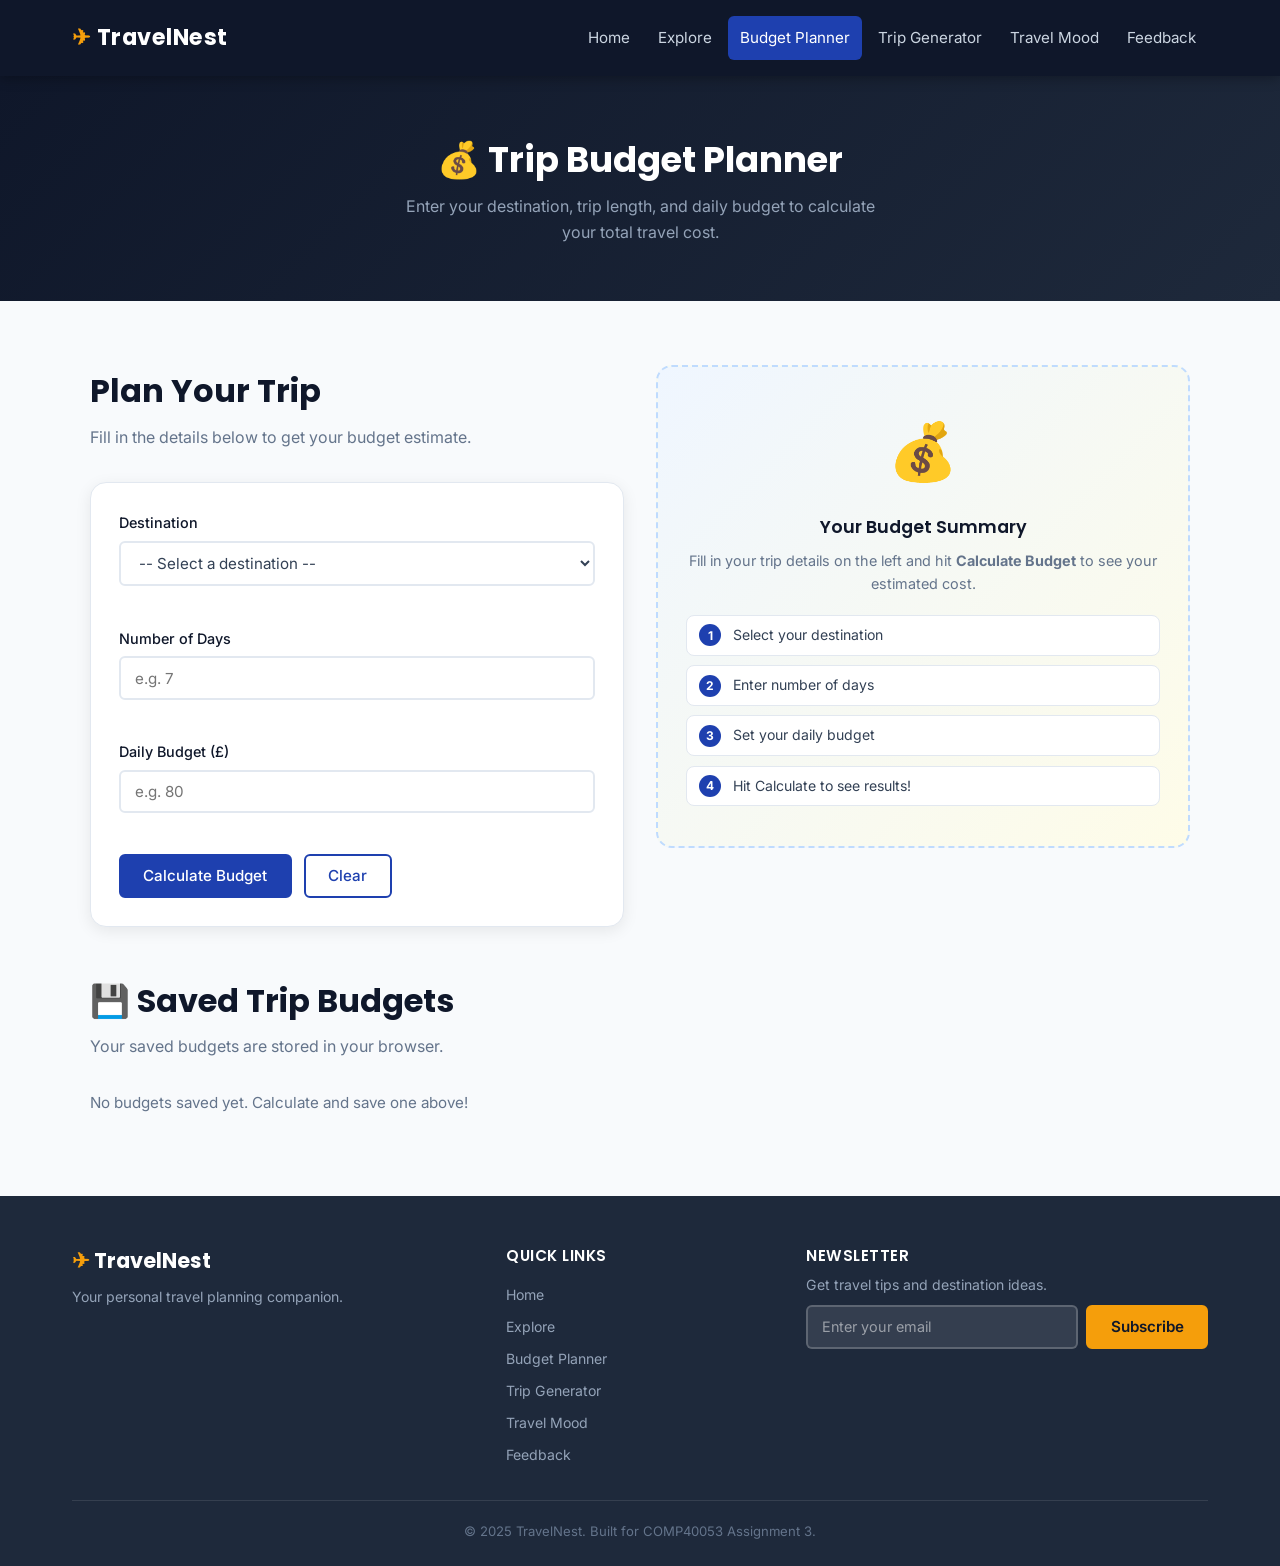
<file: budget.html>
<!DOCTYPE html>
<html lang="en">
<head>
    <meta charset="UTF-8">
    <meta name="viewport" content="width=device-width, initial-scale=1.0">
    <meta name="description" content="TravelNest Trip Budget Planner - Calculate your estimated trip cost and see if your budget is low, moderate, or luxury.">
    <title>Budget Planner - TravelNest</title>

    <link rel="icon" type="image/svg+xml" href="images/favicon.svg">
    <link rel="manifest" href="manifest.json">
    <meta name="theme-color" content="#1e40af">

    <link rel="preconnect" href="https://fonts.googleapis.com">
    <link rel="preconnect" href="https://fonts.gstatic.com" crossorigin>
    <link href="https://fonts.googleapis.com/css2?family=Poppins:wght@400;600;700&family=Inter:wght@400;500&display=swap" rel="stylesheet">
    <link rel="stylesheet" href="css/style.css">
</head>
<body>

    <a href="#main-content" class="skip-link">Skip to main content</a>

    <!-- ===================== NAVIGATION ===================== -->
    <header class="header">
        <nav class="navbar" aria-label="Main navigation">
            <a href="index.html" class="nav-logo" aria-label="TravelNest - Go to home page">
                <span aria-hidden="true">&#9992;</span> TravelNest
            </a>
            <button class="hamburger" id="hamburger" type="button"
                    aria-label="Toggle navigation menu"
                    aria-expanded="false"
                    aria-controls="nav-links">
                <span class="bar"></span>
                <span class="bar"></span>
                <span class="bar"></span>
            </button>
            <ul class="nav-links" id="nav-links" role="list">
                <li><a href="index.html">Home</a></li>
                <li><a href="destinations.html">Explore</a></li>
                <li><a href="budget.html" class="active" aria-current="page">Budget Planner</a></li>
                <li><a href="generator.html">Trip Generator</a></li>
                <li><a href="mood.html">Travel Mood</a></li>
                <li><a href="feedback.html">Feedback</a></li>
            </ul>
        </nav>
    </header>

    <!-- ===================== MAIN CONTENT ===================== -->
    <main id="main-content">

        <section class="page-hero" aria-label="Budget Planner banner">
            <h1>&#128176; Trip Budget Planner</h1>
            <p>Enter your destination, trip length, and daily budget to calculate your total travel cost.</p>
        </section>

        <section class="section" aria-labelledby="budget-heading">
            <div class="container">
                <div class="two-col-layout">

                    <!-- Budget Input Form -->
                    <div>
                        <h2 id="budget-heading" class="section-title">Plan Your Trip</h2>
                        <p class="section-subtitle">Fill in the details below to get your budget estimate.</p>

                        <div class="budget-form-card reveal">
                            <form id="budget-form" novalidate aria-label="Trip budget form">

                                <div class="form-group">
                                    <label class="form-label" for="budget-destination">Destination</label>
                                    <select class="form-control" id="budget-destination" name="destination" required aria-required="true">
                                        <option value="">-- Select a destination --</option>
                                    </select>
                                    <p class="form-message error-msg" id="err-destination" aria-live="polite"></p>
                                </div>

                                <div class="form-group">
                                    <label class="form-label" for="budget-days">Number of Days</label>
                                    <input class="form-control" type="number"
                                           id="budget-days" name="days"
                                           placeholder="e.g. 7"
                                           min="1" max="365"
                                           required aria-required="true">
                                    <p class="form-message error-msg" id="err-days" aria-live="polite"></p>
                                </div>

                                <div class="form-group">
                                    <label class="form-label" for="budget-daily">Daily Budget (£)</label>
                                    <input class="form-control" type="number"
                                           id="budget-daily" name="daily"
                                           placeholder="e.g. 80"
                                           min="1"
                                           required aria-required="true">
                                    <p class="form-message error-msg" id="err-daily" aria-live="polite"></p>
                                </div>

                                <div style="display: flex; gap: 0.75rem; flex-wrap: wrap;">
                                    <button type="submit" class="btn btn-primary">Calculate Budget</button>
                                    <button type="button" class="btn btn-outline" id="clear-btn">Clear</button>
                                </div>

                            </form>
                        </div>
                    </div>

                    <!-- Results Section (hidden until form is submitted) -->
                    <div>
                        <!-- Placeholder shown before form is submitted -->
                        <div class="budget-placeholder" id="budget-placeholder">
                            <span class="budget-placeholder-icon">&#128176;</span>
                            <h3>Your Budget Summary</h3>
                            <p>Fill in your trip details on the left and hit <strong>Calculate Budget</strong> to see your estimated cost.</p>
                            <div class="budget-placeholder-steps">
                                <div class="budget-placeholder-step">
                                    <span>1</span>
                                    <span>Select your destination</span>
                                </div>
                                <div class="budget-placeholder-step">
                                    <span>2</span>
                                    <span>Enter number of days</span>
                                </div>
                                <div class="budget-placeholder-step">
                                    <span>3</span>
                                    <span>Set your daily budget</span>
                                </div>
                                <div class="budget-placeholder-step">
                                    <span>4</span>
                                    <span>Hit Calculate to see results!</span>
                                </div>
                            </div>
                        </div>

                        <div class="budget-results" id="budget-results" aria-live="polite" aria-atomic="true">
                            <h3 style="font-family: var(--font-heading); font-size: 1rem; color: var(--text-light); margin-bottom: 0.25rem; font-weight: 500;">Estimated Total Trip Cost</h3>
                            <p class="result-total" id="result-total">£0</p>
                            <span class="budget-status-badge" id="budget-status-badge">-</span>

                            <p style="font-size: 0.9rem; color: var(--text-light); margin-bottom: 0.25rem;">Budget level indicator:</p>
                            <div class="progress-bar-wrap" role="progressbar" aria-valuemin="0" aria-valuemax="100" aria-valuenow="0" aria-label="Budget level progress bar" id="progress-bar-wrap">
                                <div class="progress-bar-fill" id="progress-bar-fill"></div>
                            </div>

                            <p style="font-size: 0.85rem; color: var(--text-light); margin-bottom: 1.25rem;" id="result-breakdown"></p>

                            <button type="button" class="btn btn-accent" id="save-budget-btn">&#128190; Save This Budget</button>
                        </div>
                    </div>

                </div>

                <!-- Saved Budgets Section -->
                <div style="margin-top: 3rem; max-width: 1100px; margin-left: auto; margin-right: auto;">
                    <h2 class="section-title reveal">&#128190; Saved Trip Budgets</h2>
                    <p class="section-subtitle">Your saved budgets are stored in your browser.</p>
                    <div id="saved-budgets-container">
                        <p id="no-saved-msg" style="color: var(--text-light); font-size: 0.95rem;">No budgets saved yet. Calculate and save one above!</p>
                        <div class="saved-budgets-list" id="saved-budgets-list"></div>
                    </div>
                    <button type="button" class="btn btn-outline btn-sm mt-2" id="clear-all-budgets-btn" style="display: none;">Clear All Saved Budgets</button>
                </div>

            </div>
        </section>

    </main>

    <!-- ===================== FOOTER ===================== -->
    <footer class="footer">
        <div class="container">
            <div class="footer-grid">
                <div class="footer-brand">
                    <a href="index.html" class="footer-logo"><span aria-hidden="true">&#9992;</span> TravelNest</a>
                    <p>Your personal travel planning companion.</p>
                </div>
                <nav class="footer-nav" aria-label="Footer navigation">
                    <h3 class="footer-heading">Quick Links</h3>
                    <ul role="list">
                        <li><a href="index.html">Home</a></li>
                        <li><a href="destinations.html">Explore</a></li>
                        <li><a href="budget.html">Budget Planner</a></li>
                        <li><a href="generator.html">Trip Generator</a></li>
                        <li><a href="mood.html">Travel Mood</a></li>
                        <li><a href="feedback.html">Feedback</a></li>
                    </ul>
                </nav>
                <div class="footer-newsletter">
                    <h3 class="footer-heading">Newsletter</h3>
                    <p>Get travel tips and destination ideas.</p>
                    <form id="newsletter-form" novalidate aria-label="Newsletter subscription form">
                        <div class="newsletter-group">
                            <label for="newsletter-email" class="visually-hidden">Email address for newsletter</label>
                            <input type="email" id="newsletter-email" name="newsletter-email" placeholder="Enter your email" autocomplete="email" required>
                            <button type="submit" class="btn btn-accent">Subscribe</button>
                        </div>
                        <p id="newsletter-msg" class="form-message" aria-live="polite" aria-atomic="true"></p>
                    </form>
                </div>
            </div>
            <div class="footer-bottom">
                <p>&copy; 2025 TravelNest. Built for COMP40053 Assignment 3.</p>
            </div>
        </div>
    </footer>

    <script src="js/data.js"></script>
    <script src="js/utils.js"></script>
    <script src="js/budget.js"></script>
    <script>
        /* Hide placeholder when results are shown, restore on clear */
        document.addEventListener('DOMContentLoaded', function() {
            var form = document.getElementById('budget-form');
            var clearBtn = document.getElementById('clear-btn');
            var placeholder = document.getElementById('budget-placeholder');
            if (form) {
                form.addEventListener('submit', function() {
                    if (placeholder) placeholder.style.display = 'none';
                });
            }
            if (clearBtn) {
                clearBtn.addEventListener('click', function() {
                    if (placeholder) placeholder.style.display = 'block';
                });
            }
        });
    </script>

</body>
</html>
</file>
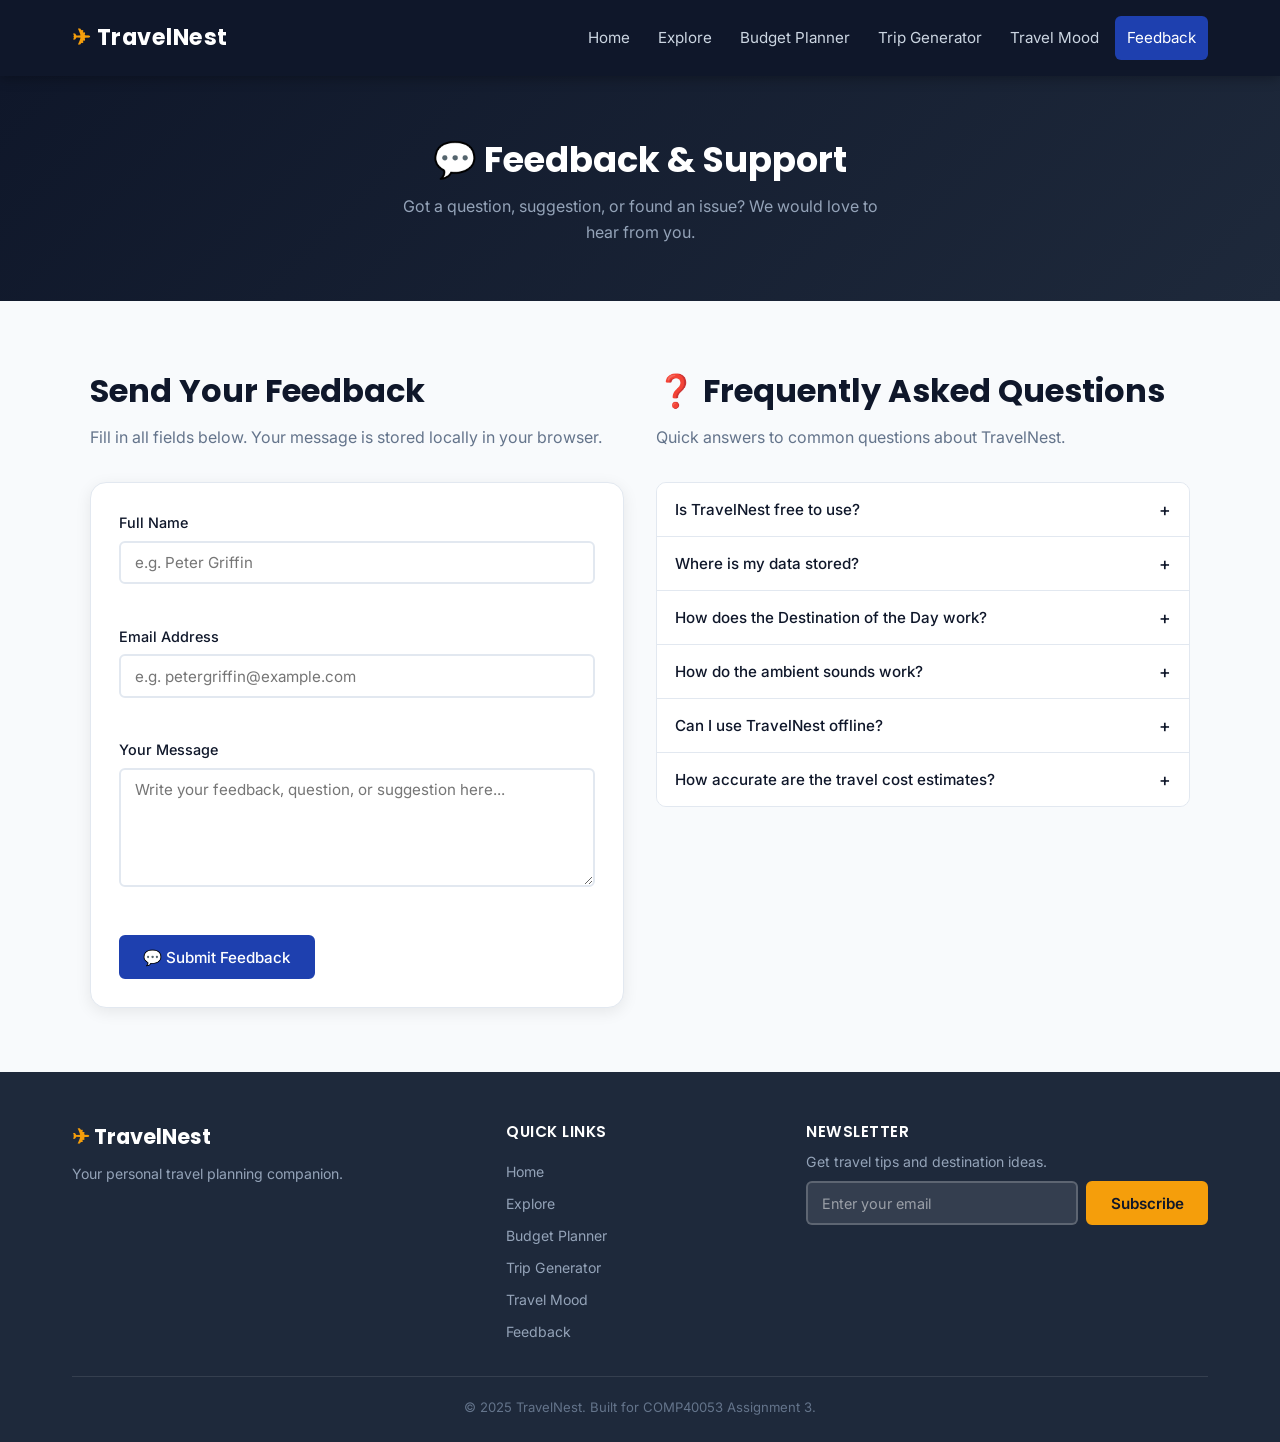
<file: feedback.html>
<!DOCTYPE html>
<html lang="en">
<head>
    <meta charset="UTF-8">
    <meta name="viewport" content="width=device-width, initial-scale=1.0">
    <meta name="description" content="TravelNest Feedback and Support - Send us your feedback, questions, or suggestions. Browse our FAQ for common answers.">
    <title>Feedback &amp; Support - TravelNest</title>

    <link rel="icon" type="image/svg+xml" href="images/favicon.svg">
    <link rel="manifest" href="manifest.json">
    <meta name="theme-color" content="#1e40af">

    <link rel="preconnect" href="https://fonts.googleapis.com">
    <link rel="preconnect" href="https://fonts.gstatic.com" crossorigin>
    <link href="https://fonts.googleapis.com/css2?family=Poppins:wght@400;600;700&family=Inter:wght@400;500&display=swap" rel="stylesheet">
    <link rel="stylesheet" href="css/style.css">
</head>
<body>

    <a href="#main-content" class="skip-link">Skip to main content</a>

    <!-- ===================== NAVIGATION ===================== -->
    <header class="header">
        <nav class="navbar" aria-label="Main navigation">
            <a href="index.html" class="nav-logo" aria-label="TravelNest - Go to home page">
                <span aria-hidden="true">&#9992;</span> TravelNest
            </a>
            <button class="hamburger" id="hamburger" type="button"
                    aria-label="Toggle navigation menu"
                    aria-expanded="false"
                    aria-controls="nav-links">
                <span class="bar"></span>
                <span class="bar"></span>
                <span class="bar"></span>
            </button>
            <ul class="nav-links" id="nav-links">
                <li><a href="index.html">Home</a></li>
                <li><a href="destinations.html">Explore</a></li>
                <li><a href="budget.html">Budget Planner</a></li>
                <li><a href="generator.html">Trip Generator</a></li>
                <li><a href="mood.html">Travel Mood</a></li>
                <li><a href="feedback.html" class="active" aria-current="page">Feedback</a></li>
            </ul>
        </nav>
    </header>

    <!-- ===================== MAIN CONTENT ===================== -->
    <main id="main-content">

        <section class="page-hero" aria-label="Feedback and Support banner">
            <h1>&#128172; Feedback &amp; Support</h1>
            <p>Got a question, suggestion, or found an issue? We would love to hear from you.</p>
        </section>

        <section class="section" aria-labelledby="feedback-heading">
            <div class="container">
                <div class="two-col-layout">

                    <!-- Feedback Form -->
                    <div>
                        <h2 id="feedback-heading" class="section-title">Send Your Feedback</h2>
                        <p class="section-subtitle">Fill in all fields below. Your message is stored locally in your browser.</p>

                        <!-- Confirmation message (hidden until form submitted) -->
                        <div class="form-success-msg" id="form-success" role="alert" aria-live="polite">
                            <p style="font-size: 2rem; margin-bottom: 0.5rem;" aria-hidden="true">&#10003;</p>
                            <h3>Thank you for your feedback!</h3>
                            <p>Your message has been received and saved. We appreciate you taking the time to write to us.</p>
                            <button type="button" class="btn btn-primary mt-2" id="send-another-btn" style="margin-top: 1rem;">Send Another Message</button>
                        </div>

                        <!-- The feedback form -->
                        <div class="feedback-form-card reveal" id="feedback-form-card">
                            <form id="feedback-form" novalidate aria-label="Feedback submission form">

                                <div class="form-group">
                                    <label class="form-label" for="fb-name">Full Name</label>
                                    <input class="form-control" type="text"
                                           id="fb-name" name="name"
                                           placeholder="e.g. Peter Griffin"
                                           autocomplete="name"
                                           required aria-required="true">
                                    <p class="form-message error-msg" id="err-name" aria-live="polite"></p>
                                </div>

                                <div class="form-group">
                                    <label class="form-label" for="fb-email">Email Address</label>
                                    <input class="form-control" type="email"
                                           id="fb-email" name="email"
                                           placeholder="e.g. petergriffin@example.com"
                                           autocomplete="email"
                                           required aria-required="true">
                                    <p class="form-message error-msg" id="err-email" aria-live="polite"></p>
                                </div>

                                <div class="form-group">
                                    <label class="form-label" for="fb-message">Your Message</label>
                                    <textarea class="form-control"
                                              id="fb-message" name="message"
                                              rows="5"
                                              placeholder="Write your feedback, question, or suggestion here..."
                                              required aria-required="true"></textarea>
                                    <p class="form-message error-msg" id="err-message" aria-live="polite"></p>
                                </div>

                                <button type="submit" class="btn btn-primary">&#128172; Submit Feedback</button>

                            </form>
                        </div>
                    </div>

                    <!-- FAQ Section -->
                    <div>
                        <h2 class="section-title">&#10067; Frequently Asked Questions</h2>
                        <p class="section-subtitle">Quick answers to common questions about TravelNest.</p>

                        <!-- FAQ Accordion (controlled by JavaScript) -->
                        <div class="accordion reveal" id="faq-accordion" aria-label="Frequently asked questions">

                            <div class="accordion-item">
                                <button class="accordion-btn" type="button" aria-expanded="false" aria-controls="faq-1-content" id="faq-1-btn">
                                    Is TravelNest free to use?
                                    <span class="accordion-icon" aria-hidden="true">+</span>
                                </button>
                                <div class="accordion-content" id="faq-1-content" role="region" aria-labelledby="faq-1-btn">
                                    <p>Yes! TravelNest is completely free to use. All features including the Budget Planner, Trip Generator, and destination tracking are available at no cost. Your data is saved locally in your browser.</p>
                                </div>
                            </div>

                            <div class="accordion-item">
                                <button class="accordion-btn" type="button" aria-expanded="false" aria-controls="faq-2-content" id="faq-2-btn">
                                    Where is my data stored?
                                    <span class="accordion-icon" aria-hidden="true">+</span>
                                </button>
                                <div class="accordion-content" id="faq-2-content" role="region" aria-labelledby="faq-2-btn">
                                    <p>All your data (saved budgets, wishlist, visited destinations, newsletter subscription) is stored in your browser's localStorage. This means it stays on your device and is not sent to any server. Clearing your browser data will remove it.</p>
                                </div>
                            </div>

                            <div class="accordion-item">
                                <button class="accordion-btn" type="button" aria-expanded="false" aria-controls="faq-3-content" id="faq-3-btn">
                                    How does the Destination of the Day work?
                                    <span class="accordion-icon" aria-hidden="true">+</span>
                                </button>
                                <div class="accordion-content" id="faq-3-content" role="region" aria-labelledby="faq-3-btn">
                                    <p>The Destination of the Day uses JavaScript to calculate the day number of the current year, then uses that number to select a destination from our list. This means the same destination is shown for the whole day, and a new one appears automatically each morning.</p>
                                </div>
                            </div>

                            <div class="accordion-item">
                                <button class="accordion-btn" type="button" aria-expanded="false" aria-controls="faq-4-content" id="faq-4-btn">
                                    How do the ambient sounds work?
                                    <span class="accordion-icon" aria-hidden="true">+</span>
                                </button>
                                <div class="accordion-content" id="faq-4-content" role="region" aria-labelledby="faq-4-btn">
                                    <p>The ambient sounds are generated entirely in your browser using the Web Audio API, which is built into all modern browsers. No audio files are downloaded. We use different types of synthesised noise filtered to sound like waves, rain, or city traffic.</p>
                                </div>
                            </div>

                            <div class="accordion-item">
                                <button class="accordion-btn" type="button" aria-expanded="false" aria-controls="faq-5-content" id="faq-5-btn">
                                    Can I use TravelNest offline?
                                    <span class="accordion-icon" aria-hidden="true">+</span>
                                </button>
                                <div class="accordion-content" id="faq-5-content" role="region" aria-labelledby="faq-5-btn">
                                    <p>Yes! TravelNest is built as a Progressive Web App (PWA). After your first visit, the pages and scripts are cached by the service worker. You can install it on your home screen and use most features without an internet connection (destination images still require internet).</p>
                                </div>
                            </div>

                            <div class="accordion-item">
                                <button class="accordion-btn" type="button" aria-expanded="false" aria-controls="faq-6-content" id="faq-6-btn">
                                    How accurate are the travel cost estimates?
                                    <span class="accordion-icon" aria-hidden="true">+</span>
                                </button>
                                <div class="accordion-content" id="faq-6-content" role="region" aria-labelledby="faq-6-btn">
                                    <p>The travel costs shown are approximate estimates based on typical travel budgets. Actual prices vary greatly depending on the time of year, your booking choices, and current exchange rates. Always check up-to-date prices before booking your trip.</p>
                                </div>
                            </div>

                        </div>
                    </div>

                </div>
            </div>
        </section>

    </main>

    <!-- ===================== FOOTER ===================== -->
    <footer class="footer">
        <div class="container">
            <div class="footer-grid">
                <div class="footer-brand">
                    <a href="index.html" class="footer-logo"><span aria-hidden="true">&#9992;</span> TravelNest</a>
                    <p>Your personal travel planning companion.</p>
                </div>
                <nav class="footer-nav" aria-label="Footer navigation">
                    <h3 class="footer-heading">Quick Links</h3>
                    <ul>
                        <li><a href="index.html">Home</a></li>
                        <li><a href="destinations.html">Explore</a></li>
                        <li><a href="budget.html">Budget Planner</a></li>
                        <li><a href="generator.html">Trip Generator</a></li>
                        <li><a href="mood.html">Travel Mood</a></li>
                        <li><a href="feedback.html">Feedback</a></li>
                    </ul>
                </nav>
                <div class="footer-newsletter">
                    <h3 class="footer-heading">Newsletter</h3>
                    <p>Get travel tips and destination ideas.</p>
                    <form id="newsletter-form" novalidate aria-label="Newsletter subscription form">
                        <div class="newsletter-group">
                            <label for="newsletter-email" class="visually-hidden">Email address for newsletter</label>
                            <input type="email" id="newsletter-email" name="newsletter-email" placeholder="Enter your email" autocomplete="email" required>
                            <button type="submit" class="btn btn-accent">Subscribe</button>
                        </div>
                        <p id="newsletter-msg" class="form-message" aria-live="polite" aria-atomic="true"></p>
                    </form>
                </div>
            </div>
            <div class="footer-bottom">
                <p>&copy; 2025 TravelNest. Built for COMP40053 Assignment 3.</p>
            </div>
        </div>
    </footer>

    <script src="js/data.js"></script>
    <script src="js/utils.js"></script>
    <script src="js/feedback.js"></script>

</body>
</html>
</file>
<file: css/style.css>
/* ============================================================
   TravelNest - Main Stylesheet
   Mobile-first design. Breakpoints: 768px (tablet), 1024px (desktop)
   ============================================================ */

/* ---- CSS Custom Properties (Variables) ---- */
:root {
    --primary: #1e40af;
    --primary-light: #3b82f6;
    --accent: #f59e0b;
    --accent-dark: #d97706;
    --dark: #0f172a;
    --dark-mid: #1e293b;
    --text: #334155;
    --text-light: #64748b;
    --bg: #f8fafc;
    --white: #ffffff;
    --success: #10b981;
    --danger: #ef4444;
    --border: #e2e8f0;
    --shadow: rgba(0, 0, 0, 0.08);
    --shadow-md: rgba(0, 0, 0, 0.14);
    --radius: 10px;
    --radius-lg: 16px;
    --transition: 0.3s ease;
    --font-heading: 'Poppins', Arial, sans-serif;
    --font-body: 'Inter', Arial, sans-serif;
}

/* ---- CSS Reset & Base ---- */
*, *::before, *::after {
    box-sizing: border-box;
    margin: 0;
    padding: 0;
}

html {
    scroll-behavior: smooth;
    font-size: 16px;
}

body {
    font-family: var(--font-body);
    color: var(--text);
    background-color: var(--bg);
    line-height: 1.6;
    overflow-x: hidden;
}

img {
    max-width: 100%;
    display: block;
}

ul {
    list-style: none;
}

a {
    text-decoration: none;
    color: inherit;
}

button {
    cursor: pointer;
    border: none;
    background: none;
    font-family: var(--font-body);
}

input, select, textarea {
    font-family: var(--font-body);
    font-size: 1rem;
}

/* ---- Skip Link (Accessibility) ---- */
.skip-link {
    position: absolute;
    top: -100px;
    left: 0;
    background: var(--primary);
    color: var(--white);
    padding: 0.5rem 1rem;
    border-radius: 0 0 var(--radius) 0;
    z-index: 9999;
    font-size: 0.9rem;
    transition: top var(--transition);
}

.skip-link:focus {
    top: 0;
}

/* ---- Visually Hidden (for screen readers only) ---- */
.visually-hidden {
    position: absolute;
    width: 1px;
    height: 1px;
    padding: 0;
    margin: -1px;
    overflow: hidden;
    clip: rect(0, 0, 0, 0);
    white-space: nowrap;
    border: 0;
}

/* ---- Layout Container ---- */
.container {
    width: 100%;
    max-width: 1200px;
    margin: 0 auto;
    padding: 0 1.25rem;
}

/* ---- Section Spacing ---- */
.section {
    padding: 3rem 0;
}

.section-title {
    font-family: var(--font-heading);
    font-size: 1.8rem;
    font-weight: 700;
    color: var(--dark);
    margin-bottom: 0.5rem;
}

.section-subtitle {
    color: var(--text-light);
    font-size: 1rem;
    margin-bottom: 2rem;
}

/* ============================================================
   NAVIGATION
   ============================================================ */
.header {
    background-color: var(--dark);
    position: sticky;
    top: 0;
    z-index: 1000;
    box-shadow: 0 2px 12px rgba(0, 0, 0, 0.3);
}

.navbar {
    display: flex;
    align-items: center;
    justify-content: space-between;
    padding: 1rem 1.25rem;
    max-width: 1200px;
    margin: 0 auto;
}

.nav-logo {
    font-family: var(--font-heading);
    font-size: 1.4rem;
    font-weight: 700;
    color: var(--white);
    display: flex;
    align-items: center;
    gap: 0.4rem;
    letter-spacing: 0.5px;
}

.nav-logo span {
    color: var(--accent);
}

/* Mobile: nav links hidden by default */
.nav-links {
    display: none;
    flex-direction: column;
    position: absolute;
    top: 100%;
    left: 0;
    right: 0;
    background-color: var(--dark-mid);
    padding: 1rem 1.25rem;
    gap: 0.25rem;
    border-top: 2px solid var(--primary);
}

.nav-links.nav-open {
    display: flex;
}

.nav-links li a {
    display: block;
    padding: 0.6rem 0.75rem;
    color: #cbd5e1;
    border-radius: 6px;
    font-size: 0.95rem;
    transition: background-color var(--transition), color var(--transition);
}

.nav-links li a:hover,
.nav-links li a.active {
    background-color: var(--primary);
    color: var(--white);
}

/* ---- Hamburger Button ---- */
.hamburger {
    display: flex;
    flex-direction: column;
    gap: 5px;
    padding: 4px;
    background: none;
    border: none;
    cursor: pointer;
}

.bar {
    display: block;
    width: 24px;
    height: 2px;
    background-color: var(--white);
    border-radius: 2px;
    transition: transform var(--transition), opacity var(--transition);
}

/* Animate hamburger into an X when menu is open */
.hamburger-active .bar:nth-child(1) {
    transform: translateY(7px) rotate(45deg);
}

.hamburger-active .bar:nth-child(2) {
    opacity: 0;
    transform: translateX(-8px);
}

.hamburger-active .bar:nth-child(3) {
    transform: translateY(-7px) rotate(-45deg);
}

/* ============================================================
   BUTTONS
   ============================================================ */
.btn {
    display: inline-block;
    padding: 0.65rem 1.4rem;
    border-radius: 6px;
    font-size: 0.95rem;
    font-weight: 500;
    transition: background-color var(--transition), transform var(--transition), box-shadow var(--transition);
    cursor: pointer;
    border: 2px solid transparent;
    font-family: var(--font-body);
}

.btn:hover {
    transform: translateY(-2px);
    box-shadow: 0 4px 12px var(--shadow-md);
}

.btn:active {
    transform: translateY(0);
}

.btn-primary {
    background-color: var(--primary);
    color: var(--white);
    border-color: var(--primary);
}

.btn-primary:hover {
    background-color: var(--primary-light);
    border-color: var(--primary-light);
}

.btn-accent {
    background-color: var(--accent);
    color: var(--dark);
    border-color: var(--accent);
    font-weight: 600;
}

.btn-accent:hover {
    background-color: var(--accent-dark);
    border-color: var(--accent-dark);
}

.btn-outline {
    background-color: transparent;
    color: var(--primary);
    border-color: var(--primary);
}

.btn-outline:hover {
    background-color: var(--primary);
    color: var(--white);
}

.btn-danger {
    background-color: var(--danger);
    color: var(--white);
    border-color: var(--danger);
}

.btn-sm {
    padding: 0.4rem 0.9rem;
    font-size: 0.85rem;
}

/* ============================================================
   HERO SECTION (Home Page)
   ============================================================ */
.hero {
    background: linear-gradient(135deg, var(--dark) 0%, var(--dark-mid) 100%);
    color: var(--white);
    padding: 3rem 1.25rem;
    min-height: 420px;
    display: flex;
    align-items: center;
}

/* CSS Grid layout: single column on mobile */
.hero-grid {
    display: grid;
    grid-template-columns: 1fr;
    gap: 2rem;
    width: 100%;
    max-width: 1200px;
    margin: 0 auto;
}

.hero-badge {
    display: inline-block;
    background-color: var(--accent);
    color: var(--dark);
    font-size: 0.8rem;
    font-weight: 700;
    padding: 0.25rem 0.75rem;
    border-radius: 20px;
    margin-bottom: 1rem;
    letter-spacing: 0.5px;
    text-transform: uppercase;
}

.hero-title {
    font-family: var(--font-heading);
    font-size: 2rem;
    font-weight: 700;
    line-height: 1.25;
    margin-bottom: 1rem;
    color: var(--white);
}

.hero-title span {
    color: var(--accent);
}

/* Container for the rotating quote */
.hero-quote-box {
    background-color: rgba(255, 255, 255, 0.08);
    border-left: 4px solid var(--accent);
    padding: 1rem 1.25rem;
    border-radius: 0 var(--radius) var(--radius) 0;
    margin-bottom: 1.5rem;
    min-height: 80px;
    display: flex;
    flex-direction: column;
    justify-content: center;
}

#hero-quote-text {
    font-size: 1rem;
    font-style: italic;
    color: #e2e8f0;
    animation: fadeIn 0.6s ease;
}

#hero-quote-author {
    font-size: 0.85rem;
    color: var(--accent);
    margin-top: 0.4rem;
    animation: fadeIn 0.6s ease;
}

.hero-buttons {
    display: flex;
    gap: 0.75rem;
    flex-wrap: wrap;
}

.hero-image-box {
    position: relative;
    border-radius: var(--radius-lg);
    overflow: hidden;
    box-shadow: 0 8px 32px rgba(0, 0, 0, 0.4);
}

.hero-image-box img {
    width: 100%;
    height: 260px;
    object-fit: cover;
    transition: opacity 0.6s ease;
}

/* ============================================================
   DESTINATION OF THE DAY
   ============================================================ */
.dotd-section {
    background-color: var(--white);
    padding: 2.5rem 1.25rem;
    border-bottom: 1px solid var(--border);
}

.dotd-card {
    display: grid;
    grid-template-columns: 1fr;
    gap: 1.5rem;
    background: linear-gradient(135deg, #eff6ff, #fefce8);
    border-radius: var(--radius-lg);
    overflow: hidden;
    border: 1px solid var(--border);
    padding: 1.5rem;
    max-width: 1200px;
    margin: 0 auto;
}

.dotd-label {
    display: inline-flex;
    align-items: center;
    gap: 0.4rem;
    background-color: var(--accent);
    color: var(--dark);
    font-size: 0.8rem;
    font-weight: 700;
    padding: 0.3rem 0.8rem;
    border-radius: 20px;
    margin-bottom: 0.75rem;
    text-transform: uppercase;
    letter-spacing: 0.5px;
}

.dotd-name {
    font-family: var(--font-heading);
    font-size: 1.6rem;
    font-weight: 700;
    color: var(--dark);
    margin-bottom: 0.25rem;
}

.dotd-country {
    color: var(--text-light);
    font-size: 0.95rem;
    margin-bottom: 0.75rem;
}

.dotd-desc {
    color: var(--text);
    font-size: 0.95rem;
    line-height: 1.6;
    margin-bottom: 1rem;
}

.dotd-img {
    width: 100%;
    height: 220px;
    object-fit: cover;
    border-radius: var(--radius);
}

/* ============================================================
   FEATURES / WHY TRAVELNEST SECTION
   ============================================================ */
.features-grid {
    display: grid;
    grid-template-columns: 1fr;
    gap: 1.25rem;
    margin-top: 2rem;
}

.feature-card {
    background: var(--white);
    border: 1px solid var(--border);
    border-radius: var(--radius);
    padding: 1.5rem;
    text-align: center;
    transition: transform var(--transition), box-shadow var(--transition);
    box-shadow: 0 2px 8px var(--shadow);
}

.feature-card:hover {
    transform: translateY(-4px);
    box-shadow: 0 8px 24px var(--shadow-md);
}

.feature-icon {
    font-size: 2.4rem;
    margin-bottom: 0.75rem;
    display: block;
}

.feature-card h3 {
    font-family: var(--font-heading);
    font-size: 1.05rem;
    font-weight: 600;
    color: var(--dark);
    margin-bottom: 0.4rem;
}

.feature-card p {
    color: var(--text-light);
    font-size: 0.9rem;
}

/* ============================================================
   DESTINATION CARDS (Explorer Page)
   ============================================================ */
.filter-bar {
    display: flex;
    flex-direction: column;
    gap: 0.75rem;
    margin-bottom: 1.5rem;
}

.filter-bar input,
.filter-bar select {
    width: 100%;
    padding: 0.65rem 0.9rem;
    border: 2px solid var(--border);
    border-radius: 6px;
    font-size: 0.95rem;
    color: var(--text);
    background-color: var(--white);
    transition: border-color var(--transition);
}

.filter-bar input:focus,
.filter-bar select:focus {
    outline: none;
    border-color: var(--primary);
}

.cards-grid {
    display: grid;
    grid-template-columns: 1fr;
    gap: 1.25rem;
}

.dest-card {
    background: var(--white);
    border-radius: var(--radius);
    overflow: hidden;
    border: 1px solid var(--border);
    box-shadow: 0 2px 8px var(--shadow);
    cursor: pointer;
    transition: transform var(--transition), box-shadow var(--transition);
}

.dest-card:hover {
    transform: translateY(-5px);
    box-shadow: 0 10px 28px var(--shadow-md);
}

.dest-card img {
    width: 100%;
    height: 200px;
    object-fit: cover;
    transition: transform 0.4s ease;
}

.dest-card:hover img {
    transform: scale(1.04);
}

.dest-card-body {
    padding: 1rem 1.1rem;
}

.dest-card-body h3 {
    font-family: var(--font-heading);
    font-size: 1.1rem;
    font-weight: 600;
    color: var(--dark);
    margin-bottom: 0.2rem;
}

.dest-card-body .dest-country {
    color: var(--text-light);
    font-size: 0.88rem;
    margin-bottom: 0.6rem;
}

.dest-continent-badge {
    display: inline-block;
    background-color: #eff6ff;
    color: var(--primary);
    font-size: 0.78rem;
    font-weight: 600;
    padding: 0.2rem 0.6rem;
    border-radius: 20px;
    border: 1px solid #bfdbfe;
}

/* Loading spinner shown while cards render */
.spinner-box {
    display: flex;
    justify-content: center;
    align-items: center;
    padding: 3rem;
}

.spinner {
    width: 42px;
    height: 42px;
    border: 4px solid var(--border);
    border-top-color: var(--primary);
    border-radius: 50%;
    animation: spin 0.9s linear infinite;
}

.no-results {
    text-align: center;
    color: var(--text-light);
    padding: 3rem;
    font-size: 1rem;
}

/* ============================================================
   MODAL (Destination Detail)
   ============================================================ */
.modal-overlay {
    display: none;
    position: fixed;
    inset: 0;
    background-color: rgba(0, 0, 0, 0.65);
    z-index: 2000;
    padding: 1rem;
    overflow-y: auto;
    animation: fadeIn 0.25s ease;
}

.modal-overlay.modal-open {
    display: flex;
    align-items: flex-start;
    justify-content: center;
}

.modal-box {
    background: var(--white);
    border-radius: var(--radius-lg);
    width: 100%;
    max-width: 680px;
    margin: auto;
    overflow: hidden;
    animation: slideInUp 0.3s ease;
    box-shadow: 0 20px 60px rgba(0, 0, 0, 0.3);
}

.modal-header {
    position: relative;
}

.modal-header img {
    width: 100%;
    height: 220px;
    object-fit: cover;
}

.modal-header-overlay {
    position: absolute;
    bottom: 0;
    left: 0;
    right: 0;
    background: linear-gradient(to top, rgba(15, 23, 42, 0.85), transparent);
    padding: 1.25rem;
    color: var(--white);
}

.modal-header-overlay h2 {
    font-family: var(--font-heading);
    font-size: 1.5rem;
    font-weight: 700;
}

.modal-header-overlay p {
    font-size: 0.9rem;
    opacity: 0.85;
}

.modal-body {
    padding: 1.5rem;
}

.modal-close {
    position: absolute;
    top: 0.75rem;
    right: 0.75rem;
    background-color: rgba(0, 0, 0, 0.5);
    color: var(--white);
    border: none;
    border-radius: 50%;
    width: 34px;
    height: 34px;
    font-size: 1.1rem;
    cursor: pointer;
    display: flex;
    align-items: center;
    justify-content: center;
    transition: background-color var(--transition);
    line-height: 1;
}

.modal-close:hover {
    background-color: var(--danger);
}

.modal-section-title {
    font-family: var(--font-heading);
    font-size: 1rem;
    font-weight: 600;
    color: var(--primary);
    margin: 1.25rem 0 0.6rem;
    padding-bottom: 0.3rem;
    border-bottom: 2px solid #eff6ff;
}

.modal-body p {
    font-size: 0.95rem;
    color: var(--text);
    line-height: 1.7;
}

.modal-attractions {
    list-style: none;
    display: flex;
    flex-direction: column;
    gap: 0.4rem;
}

.modal-attractions li {
    font-size: 0.9rem;
    color: var(--text);
    padding: 0.35rem 0.75rem;
    background-color: #f8fafc;
    border-radius: 6px;
    border-left: 3px solid var(--accent);
}

/* Cost Comparison Table */
.cost-table {
    width: 100%;
    border-collapse: collapse;
    font-size: 0.88rem;
    margin-top: 0.5rem;
}

.cost-table thead {
    background-color: var(--primary);
    color: var(--white);
}

.cost-table th {
    padding: 0.6rem 0.75rem;
    text-align: left;
    font-weight: 600;
}

.cost-table td {
    padding: 0.55rem 0.75rem;
    border-bottom: 1px solid var(--border);
    color: var(--text);
}

.cost-table tbody tr:nth-child(even) {
    background-color: #f8fafc;
}

.cost-table tbody tr:hover {
    background-color: #eff6ff;
}

/* ============================================================
   FORMS (General)
   ============================================================ */
.form-group {
    margin-bottom: 1.1rem;
}

.form-label {
    display: block;
    font-size: 0.9rem;
    font-weight: 500;
    color: var(--dark);
    margin-bottom: 0.4rem;
}

.form-control {
    width: 100%;
    padding: 0.65rem 0.9rem;
    border: 2px solid var(--border);
    border-radius: 6px;
    font-size: 0.95rem;
    color: var(--text);
    background-color: var(--white);
    transition: border-color var(--transition), box-shadow var(--transition);
}

.form-control:focus {
    outline: none;
    border-color: var(--primary);
    box-shadow: 0 0 0 3px rgba(30, 64, 175, 0.12);
}

.form-control.input-error {
    border-color: var(--danger);
}

.form-message {
    font-size: 0.85rem;
    margin-top: 0.4rem;
    min-height: 1.2em;
}

.error-msg { color: var(--danger); }
.success-msg { color: var(--success); }
.info-msg { color: var(--primary); }

/* ============================================================
   BUDGET PLANNER PAGE
   ============================================================ */
.budget-form-card {
    background: var(--white);
    border-radius: var(--radius-lg);
    padding: 1.75rem;
    box-shadow: 0 4px 16px var(--shadow);
    border: 1px solid var(--border);
    max-width: 560px;
}

.budget-results {
    background: var(--white);
    border-radius: var(--radius-lg);
    padding: 1.75rem;
    box-shadow: 0 4px 16px var(--shadow);
    border: 1px solid var(--border);
    max-width: 560px;
    display: none;
    animation: slideInUp 0.4s ease;
}

.budget-results.visible {
    display: block;
}

.result-total {
    font-family: var(--font-heading);
    font-size: 2.4rem;
    font-weight: 700;
    color: var(--dark);
    margin: 0.5rem 0;
}

.budget-status-badge {
    display: inline-block;
    padding: 0.3rem 0.9rem;
    border-radius: 20px;
    font-size: 0.85rem;
    font-weight: 700;
    text-transform: uppercase;
    letter-spacing: 0.5px;
    margin-bottom: 1rem;
}

.status-low { background-color: #d1fae5; color: #065f46; }
.status-moderate { background-color: #fef3c7; color: #92400e; }
.status-luxury { background-color: #ede9fe; color: #4c1d95; }

/* Progress bar for budget visualisation */
.progress-bar-wrap {
    background-color: var(--border);
    border-radius: 20px;
    height: 14px;
    overflow: hidden;
    margin: 1rem 0;
}

.progress-bar-fill {
    height: 100%;
    border-radius: 20px;
    width: 0%;
    transition: width 1.2s ease;
}

.fill-low { background-color: var(--success); }
.fill-moderate { background-color: var(--accent); }
.fill-luxury { background: linear-gradient(90deg, var(--primary), #8b5cf6); }

.saved-budgets-list {
    display: flex;
    flex-direction: column;
    gap: 0.75rem;
    margin-top: 1rem;
}

.saved-budget-item {
    display: flex;
    justify-content: space-between;
    align-items: center;
    padding: 0.75rem 1rem;
    background-color: var(--white);
    border: 1px solid var(--border);
    border-radius: var(--radius);
    font-size: 0.9rem;
    box-shadow: 0 1px 4px var(--shadow);
}

.saved-budget-item span {
    font-weight: 600;
    color: var(--primary);
}

/* ============================================================
   RANDOM TRIP GENERATOR PAGE
   ============================================================ */
.generator-form {
    background: var(--white);
    border-radius: var(--radius-lg);
    padding: 1.75rem;
    box-shadow: 0 4px 16px var(--shadow);
    border: 1px solid var(--border);
    max-width: 560px;
}

.generated-card {
    background: var(--white);
    border-radius: var(--radius-lg);
    overflow: hidden;
    box-shadow: 0 4px 20px var(--shadow-md);
    max-width: 560px;
    display: none;
    animation: pulse 0.5s ease;
    border: 2px solid var(--primary);
}

.generated-card.visible {
    display: block;
}

.generated-card img {
    width: 100%;
    height: 220px;
    object-fit: cover;
}

.generated-card-body {
    padding: 1.25rem;
}

.generated-card-body h3 {
    font-family: var(--font-heading);
    font-size: 1.3rem;
    font-weight: 700;
    color: var(--dark);
    margin-bottom: 0.25rem;
}

.generated-card-body .gen-quote {
    font-style: italic;
    color: var(--text-light);
    font-size: 0.9rem;
    margin: 0.5rem 0 1rem;
}

/* Bounce animation for Surprise Me Again button */
.btn-surprise {
    animation: none;
}

.btn-surprise.bouncing {
    animation: bounce 0.5s ease;
}

/* Wishlist display */
.wishlist-items {
    display: flex;
    flex-direction: column;
    gap: 0.6rem;
    margin-top: 1rem;
}

.wishlist-item {
    display: flex;
    justify-content: space-between;
    align-items: center;
    padding: 0.65rem 1rem;
    background-color: var(--white);
    border: 1px solid var(--border);
    border-radius: var(--radius);
    font-size: 0.9rem;
}

.wishlist-item strong {
    color: var(--dark);
}

/* ============================================================
   TRAVEL MOOD PAGE
   ============================================================ */
.sound-controls {
    display: flex;
    flex-wrap: wrap;
    gap: 0.75rem;
    margin: 1.25rem 0;
}

.sound-btn {
    display: flex;
    flex-direction: column;
    align-items: center;
    gap: 0.4rem;
    padding: 1rem 1.25rem;
    background-color: var(--white);
    border: 2px solid var(--border);
    border-radius: var(--radius);
    cursor: pointer;
    font-size: 0.9rem;
    color: var(--text);
    font-weight: 500;
    font-family: var(--font-body);
    transition: border-color var(--transition), background-color var(--transition), transform var(--transition);
    min-width: 100px;
}

.sound-btn .sound-icon {
    font-size: 2rem;
}

.sound-btn:hover {
    border-color: var(--primary);
    transform: translateY(-2px);
}

.sound-btn.playing {
    background-color: #eff6ff;
    border-color: var(--primary);
    color: var(--primary);
    font-weight: 600;
}

.sound-btn.playing .sound-icon {
    animation: pulse 1.5s ease infinite;
}

.mood-dest-grid {
    display: grid;
    grid-template-columns: 1fr;
    gap: 1rem;
    margin-top: 1.25rem;
}

.mood-dest-item {
    display: flex;
    align-items: center;
    gap: 1rem;
    background: var(--white);
    border: 1px solid var(--border);
    border-radius: var(--radius);
    padding: 0.75rem 1rem;
    box-shadow: 0 1px 4px var(--shadow);
}

.mood-dest-img {
    width: 64px;
    height: 64px;
    object-fit: cover;
    border-radius: 8px;
    flex-shrink: 0;
}

.mood-dest-info {
    flex: 1;
}

.mood-dest-info strong {
    display: block;
    font-weight: 600;
    color: var(--dark);
    font-size: 0.95rem;
}

.mood-dest-info span {
    font-size: 0.82rem;
    color: var(--text-light);
}

.mood-dest-actions {
    display: flex;
    gap: 0.4rem;
    flex-shrink: 0;
}

.mood-dest-status {
    display: flex;
    gap: 0.4rem;
    margin-top: 0.3rem;
}

.status-badge {
    font-size: 0.75rem;
    padding: 0.15rem 0.5rem;
    border-radius: 20px;
    font-weight: 600;
}

.badge-visited { background-color: #d1fae5; color: #065f46; }
.badge-planned { background-color: #fef3c7; color: #92400e; }

.tracking-list {
    display: flex;
    flex-wrap: wrap;
    gap: 0.5rem;
    margin-top: 0.75rem;
}

.tracking-tag {
    background-color: #eff6ff;
    color: var(--primary);
    padding: 0.3rem 0.75rem;
    border-radius: 20px;
    font-size: 0.85rem;
    font-weight: 500;
    border: 1px solid #bfdbfe;
}

.tracking-tag.planned-tag {
    background-color: #fef3c7;
    color: #92400e;
    border-color: #fde68a;
}

/* ============================================================
   FEEDBACK & SUPPORT PAGE
   ============================================================ */
.feedback-form-card {
    background: var(--white);
    border-radius: var(--radius-lg);
    padding: 1.75rem;
    box-shadow: 0 4px 16px var(--shadow);
    border: 1px solid var(--border);
}

.form-success-msg {
    display: none;
    background-color: #d1fae5;
    border: 1px solid #a7f3d0;
    border-radius: var(--radius);
    padding: 1.25rem;
    text-align: center;
    color: #065f46;
    animation: slideInUp 0.4s ease;
}

.form-success-msg.visible {
    display: block;
}

.form-success-msg h3 {
    font-family: var(--font-heading);
    margin-bottom: 0.4rem;
}

/* ---- FAQ Accordion ---- */
.accordion {
    border: 1px solid var(--border);
    border-radius: var(--radius);
    overflow: hidden;
    margin-top: 1rem;
}

.accordion-item {
    border-bottom: 1px solid var(--border);
}

.accordion-item:last-child {
    border-bottom: none;
}

.accordion-btn {
    display: flex;
    justify-content: space-between;
    align-items: center;
    width: 100%;
    padding: 1rem 1.1rem;
    background-color: var(--white);
    border: none;
    cursor: pointer;
    font-size: 0.95rem;
    font-weight: 500;
    color: var(--dark);
    text-align: left;
    font-family: var(--font-body);
    transition: background-color var(--transition);
    gap: 0.75rem;
}

.accordion-btn:hover {
    background-color: #f8fafc;
}

.accordion-btn[aria-expanded="true"] {
    background-color: #eff6ff;
    color: var(--primary);
}

.accordion-icon {
    font-size: 1.1rem;
    flex-shrink: 0;
    transition: transform var(--transition);
    display: inline-block;
}

.accordion-btn[aria-expanded="true"] .accordion-icon {
    transform: rotate(45deg);
}

.accordion-content {
    max-height: 0;
    overflow: hidden;
    transition: max-height 0.35s ease, padding 0.35s ease;
    background-color: #f8fafc;
}

.accordion-content.accordion-open {
    max-height: 400px;
    padding: 1rem 1.1rem;
}

.accordion-content p {
    font-size: 0.9rem;
    color: var(--text);
    line-height: 1.6;
}

/* ============================================================
   NEWSLETTER (Footer)
   ============================================================ */
.newsletter-group {
    display: flex;
    gap: 0.5rem;
    flex-wrap: wrap;
    margin-top: 0.5rem;
}

.newsletter-group input {
    flex: 1;
    min-width: 180px;
    padding: 0.6rem 0.9rem;
    border: 2px solid rgba(255,255,255,0.2);
    border-radius: 6px;
    background-color: rgba(255,255,255,0.1);
    color: var(--white);
    font-size: 0.9rem;
    transition: border-color var(--transition);
}

.newsletter-group input::placeholder {
    color: rgba(255,255,255,0.5);
}

.newsletter-group input:focus {
    outline: none;
    border-color: var(--accent);
}

/* ============================================================
   FOOTER
   ============================================================ */
.footer {
    background-color: var(--dark-mid);
    color: #cbd5e1;
    padding: 3rem 1.25rem 1.5rem;
    margin-top: auto;
}

.footer-grid {
    display: grid;
    grid-template-columns: 1fr;
    gap: 2rem;
    max-width: 1200px;
    margin: 0 auto 2rem;
}

.footer-logo {
    font-family: var(--font-heading);
    font-size: 1.3rem;
    font-weight: 700;
    color: var(--white);
    display: block;
    margin-bottom: 0.6rem;
}

.footer-logo span {
    color: var(--accent);
}

.footer-brand p {
    font-size: 0.88rem;
    line-height: 1.6;
    color: #94a3b8;
}

.footer-heading {
    font-family: var(--font-heading);
    font-size: 0.95rem;
    font-weight: 600;
    color: var(--white);
    margin-bottom: 0.9rem;
    text-transform: uppercase;
    letter-spacing: 0.5px;
}

.footer-nav ul {
    display: flex;
    flex-direction: column;
    gap: 0.4rem;
}

.footer-nav a {
    font-size: 0.88rem;
    color: #94a3b8;
    transition: color var(--transition);
}

.footer-nav a:hover {
    color: var(--accent);
}

.footer-newsletter h3 {
    font-family: var(--font-heading);
    font-size: 0.95rem;
    font-weight: 600;
    color: var(--white);
    margin-bottom: 0.4rem;
    text-transform: uppercase;
    letter-spacing: 0.5px;
}

.footer-newsletter p {
    font-size: 0.88rem;
    color: #94a3b8;
    margin-bottom: 0.5rem;
}

#newsletter-msg {
    margin-top: 0.4rem;
    font-size: 0.82rem;
}

.footer-bottom {
    border-top: 1px solid rgba(255,255,255,0.1);
    padding-top: 1.25rem;
    text-align: center;
    font-size: 0.82rem;
    color: #64748b;
    max-width: 1200px;
    margin: 0 auto;
}

/* ============================================================
   SCROLL REVEAL ANIMATION
   ============================================================ */
.reveal {
    opacity: 0;
    transform: translateY(28px);
    transition: opacity 0.6s ease, transform 0.6s ease;
}

.reveal.revealed {
    opacity: 1;
    transform: translateY(0);
}

/* ============================================================
   TOAST NOTIFICATION
   ============================================================ */
.toast {
    position: fixed;
    bottom: 1.5rem;
    left: 50%;
    transform: translateX(-50%) translateY(100px);
    background-color: var(--dark);
    color: var(--white);
    padding: 0.75rem 1.4rem;
    border-radius: 30px;
    font-size: 0.9rem;
    z-index: 9999;
    transition: transform 0.4s ease, opacity 0.4s ease;
    opacity: 0;
    white-space: nowrap;
    box-shadow: 0 4px 20px rgba(0,0,0,0.3);
    max-width: 90vw;
}

.toast.toast-show {
    transform: translateX(-50%) translateY(0);
    opacity: 1;
}

.toast-success { background-color: #065f46; }
.toast-error   { background-color: #991b1b; }
.toast-info    { background-color: var(--primary); }

/* ============================================================
   PAGE HERO BANNERS (non-home pages)
   ============================================================ */
.page-hero {
    background: linear-gradient(135deg, var(--dark) 0%, var(--dark-mid) 100%);
    color: var(--white);
    padding: 2.5rem 1.25rem;
    text-align: center;
}

.page-hero h1 {
    font-family: var(--font-heading);
    font-size: 1.8rem;
    font-weight: 700;
    margin-bottom: 0.4rem;
}

.page-hero p {
    font-size: 1rem;
    color: #94a3b8;
    max-width: 500px;
    margin: 0 auto;
}

/* ============================================================
   CSS ANIMATIONS
   ============================================================ */
@keyframes fadeIn {
    from { opacity: 0; }
    to   { opacity: 1; }
}

@keyframes slideInUp {
    from { opacity: 0; transform: translateY(30px); }
    to   { opacity: 1; transform: translateY(0); }
}

@keyframes slideInLeft {
    from { opacity: 0; transform: translateX(-30px); }
    to   { opacity: 1; transform: translateX(0); }
}

@keyframes spin {
    to { transform: rotate(360deg); }
}

@keyframes pulse {
    0%   { transform: scale(1); }
    50%  { transform: scale(1.06); }
    100% { transform: scale(1); }
}

@keyframes bounce {
    0%   { transform: translateY(0); }
    30%  { transform: translateY(-10px); }
    60%  { transform: translateY(-4px); }
    100% { transform: translateY(0); }
}

/* ============================================================
   MEDIA QUERIES — Tablet (768px and up)
   ============================================================ */
@media (min-width: 768px) {
    .navbar {
        padding: 1rem 2rem;
    }

    .hamburger {
        display: none;
    }

    .nav-links {
        display: flex;
        flex-direction: row;
        position: static;
        background: none;
        padding: 0;
        gap: 0.25rem;
        border-top: none;
    }

    /* Two-column grid for hero on tablet */
    .hero-grid {
        grid-template-columns: 1fr 1fr;
        align-items: center;
        padding: 0 2rem;
    }

    .hero {
        padding: 4rem 0;
        min-height: 500px;
    }

    .hero-title {
        font-size: 2.4rem;
    }

    .hero-image-box img {
        height: 320px;
    }

    .dotd-card {
        grid-template-columns: 1fr 1fr;
        align-items: center;
        padding: 2rem;
    }

    .dotd-img {
        height: 260px;
    }

    .features-grid {
        grid-template-columns: repeat(3, 1fr);
    }

    .cards-grid {
        grid-template-columns: repeat(2, 1fr);
    }

    .filter-bar {
        flex-direction: row;
        align-items: center;
    }

    .filter-bar input,
    .filter-bar select {
        width: auto;
        flex: 1;
    }

    .footer-grid {
        grid-template-columns: 1.5fr 1fr 1.5fr;
    }

    .mood-dest-grid {
        grid-template-columns: repeat(2, 1fr);
    }

    .section {
        padding: 4rem 0;
    }

    .section-title {
        font-size: 2rem;
    }

    .page-hero {
        padding: 3.5rem 2rem;
    }

    .page-hero h1 {
        font-size: 2.2rem;
    }
}

/* ============================================================
   MEDIA QUERIES — Desktop (1024px and up)
   ============================================================ */
@media (min-width: 1024px) {
    .hero {
        min-height: 560px;
    }

    .hero-title {
        font-size: 2.8rem;
    }

    .hero-image-box img {
        height: 380px;
    }

    .cards-grid {
        grid-template-columns: repeat(3, 1fr);
    }

    .mood-dest-grid {
        grid-template-columns: repeat(3, 1fr);
    }

    .container {
        padding: 0 2rem;
    }

    .navbar {
        padding: 1rem 2rem;
    }
}

/* ============================================================
   RESPONSIVE TWO-COLUMN LAYOUT (used on Budget, Generator, Feedback)
   ============================================================ */
.two-col-layout {
    display: grid;
    grid-template-columns: 1fr;
    gap: 2rem;
    max-width: 1100px;
    margin: 0 auto;
}

@media (min-width: 768px) {
    .two-col-layout {
        grid-template-columns: 1fr 1fr;
        align-items: start;
    }
}

/* ============================================================
   UTILITY CLASSES
   ============================================================ */
.text-center { text-align: center; }
.mt-1 { margin-top: 0.5rem; }
.mt-2 { margin-top: 1rem; }
.mt-3 { margin-top: 1.5rem; }
.mb-1 { margin-bottom: 0.5rem; }
.mb-2 { margin-bottom: 1rem; }
.mb-3 { margin-bottom: 1.5rem; }
.gap-1 { gap: 0.5rem; }
.flex { display: flex; }
.flex-wrap { flex-wrap: wrap; }
.align-center { align-items: center; }
.justify-between { justify-content: space-between; }
.w-100 { width: 100%; }



.features-section-bg {
    background: linear-gradient(135deg, #eff6ff 0%, #fefce8 50%, #f0fdf4 100%);
    border-top: 1px solid var(--border);
    border-bottom: 1px solid var(--border);
}

.feature-card {
    background: var(--white);
    border-top: 3px solid var(--primary);
    transition: transform var(--transition), box-shadow var(--transition), border-color var(--transition);
}

.feature-card:nth-child(2) {
    border-top-color: var(--accent);
}

.feature-card:nth-child(3) {
    border-top-color: var(--success);
}

/* ---- 2. Budget Planner — placeholder for right side before results show ---- */
.budget-placeholder {
    background: linear-gradient(135deg, #eff6ff, #fefce8);
    border-radius: var(--radius-lg);
    padding: 2.5rem 1.75rem;
    border: 2px dashed #bfdbfe;
    max-width: 560px;
    text-align: center;
    color: var(--text-light);
}

.budget-placeholder-icon {
    font-size: 3.5rem;
    margin-bottom: 1rem;
    display: block;
}

.budget-placeholder h3 {
    font-family: var(--font-heading);
    font-size: 1.1rem;
    font-weight: 600;
    color: var(--dark);
    margin-bottom: 0.5rem;
}

.budget-placeholder p {
    font-size: 0.9rem;
    color: var(--text-light);
    line-height: 1.6;
}

.budget-placeholder-steps {
    display: flex;
    flex-direction: column;
    gap: 0.6rem;
    margin-top: 1.25rem;
    text-align: left;
}

.budget-placeholder-step {
    display: flex;
    align-items: center;
    gap: 0.75rem;
    font-size: 0.88rem;
    color: var(--text);
    background: var(--white);
    padding: 0.5rem 0.75rem;
    border-radius: 8px;
    border: 1px solid var(--border);
}

.budget-placeholder-step span:first-child {
    background-color: var(--primary);
    color: var(--white);
    border-radius: 50%;
    width: 22px;
    height: 22px;
    display: flex;
    align-items: center;
    justify-content: center;
    font-size: 0.75rem;
    font-weight: 700;
    flex-shrink: 0;
}

/* ---- 3. Travel Mood Page — ambient sound section enhancement ---- */
.sound-section-bg {
    background: linear-gradient(135deg, #0f172a 0%, #1e293b 100%);
    color: var(--white);
}

.sound-section-bg h2,
.sound-section-bg p,
.sound-section-bg #sound-status {
    color: #e2e8f0;
}

.sound-section-bg .section-subtitle {
    color: #94a3b8;
}

.sound-section-bg .sound-btn {
    background-color: rgba(255,255,255,0.08);
    border-color: rgba(255,255,255,0.15);
    color: #e2e8f0;
}

.sound-section-bg .sound-btn:hover {
    background-color: rgba(255,255,255,0.15);
    border-color: var(--primary-light);
    color: var(--white);
}

.sound-section-bg .sound-btn.playing {
    background-color: var(--primary);
    border-color: var(--primary-light);
    color: var(--white);
}

.sound-section-bg p.sound-info-note {
    background-color: rgba(255,255,255,0.08) !important;
    border-left-color: var(--accent) !important;
    color: #cbd5e1 !important;
}

/* Mood page stat cards */
.mood-stats {
    display: flex;
    gap: 1rem;
    margin-bottom: 1.5rem;
    flex-wrap: wrap;
}

.mood-stat-card {
    flex: 1;
    min-width: 140px;
    background: linear-gradient(135deg, #d1fae5, #a7f3d0);
    border-radius: var(--radius);
    padding: 1rem 1.25rem;
    display: flex;
    align-items: center;
    gap: 0.75rem;
    box-shadow: 0 2px 8px var(--shadow);
}

.mood-stat-card.planned-stat {
    background: linear-gradient(135deg, #fef3c7, #fde68a);
}

.mood-stat-icon {
    font-size: 1.8rem;
}

.mood-stat-info strong {
    display: block;
    font-family: var(--font-heading);
    font-size: 1.4rem;
    font-weight: 700;
    color: var(--dark);
    line-height: 1;
}

.mood-stat-info span {
    font-size: 0.8rem;
    color: #065f46;
    font-weight: 500;
}

.mood-stat-card.planned-stat .mood-stat-info span {
    color: #92400e;
}
</file>
